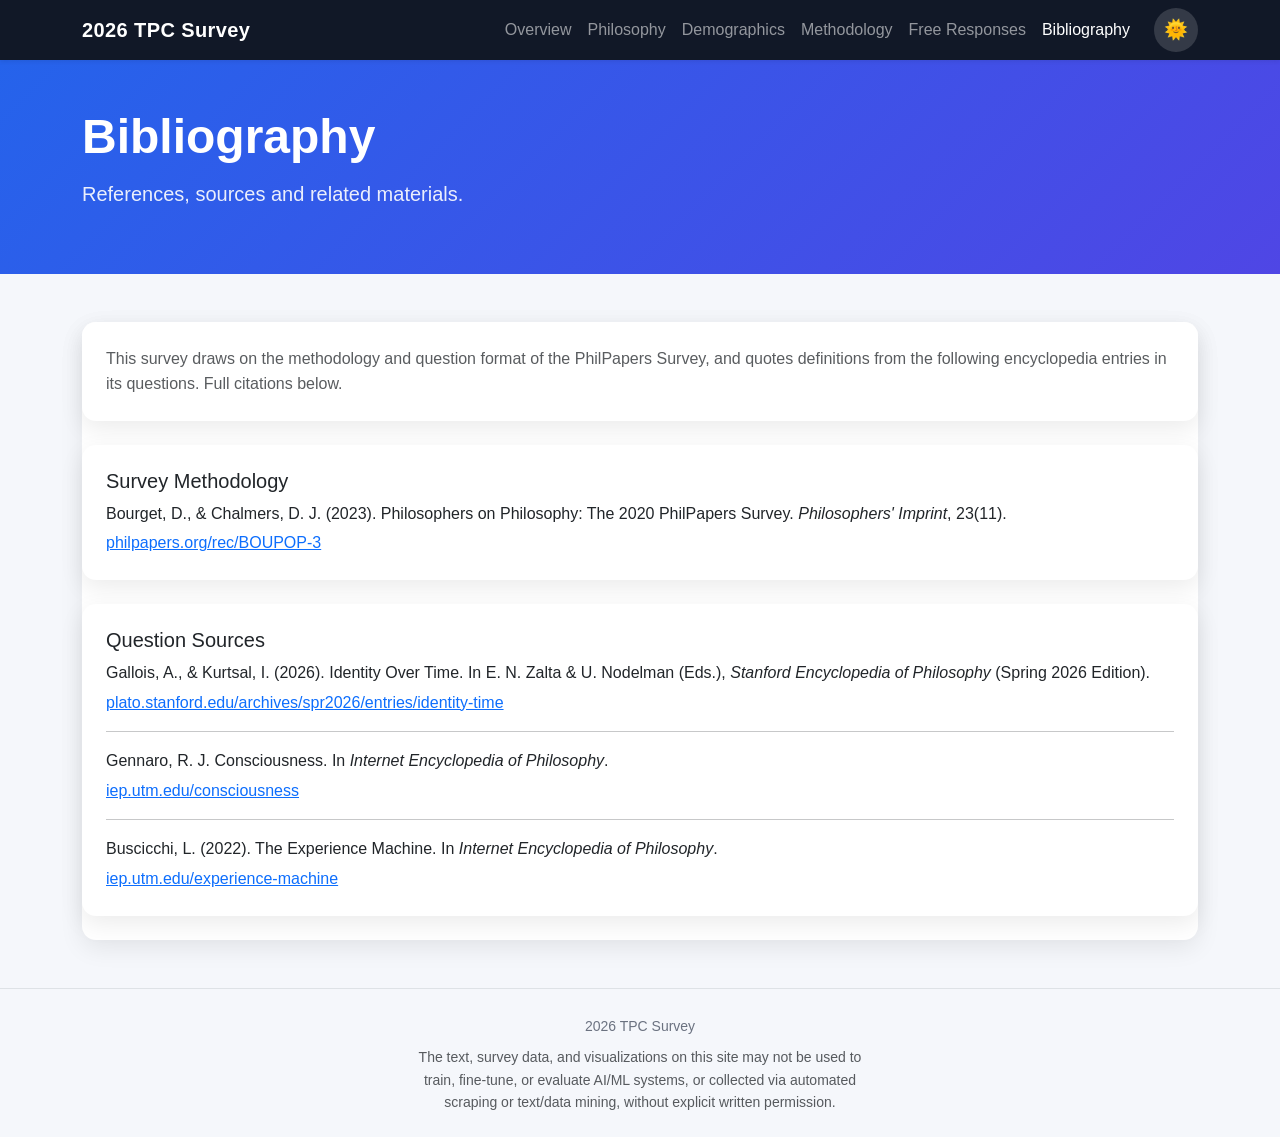
<file: bibliography.html>
<!DOCTYPE html>
<html lang="en">

<head>
    <meta charset="UTF-8">
    <!-- AI/ML training & automated scraping opt-out (see robots.txt) -->
    <meta name="robots" content="noai, noimageai">
    <meta name="viewport" content="width=device-width, initial-scale=1.0">

    <title>Bibliography | 2026 TPC Survey</title>

    <link href="https://cdn.jsdelivr.net/npm/bootstrap@5.3.8/dist/css/bootstrap.min.css" rel="stylesheet">
    <link href="https://cdnjs.cloudflare.com/ajax/libs/font-awesome/6.7.2/css/all.min.css" rel="stylesheet">

    <link rel="stylesheet" href="css/style.css">
    <link rel="stylesheet" href="css/components.css">
</head>

<body>


<nav class="navbar navbar-expand-lg navbar-dark shadow-sm">

    <div class="container">

        <a class="navbar-brand fw-bold" href="index.html">
            2026 TPC Survey
        </a>


        <button class="navbar-toggler"
            type="button"
            data-bs-toggle="collapse"
            data-bs-target="#navbar">

            <span class="navbar-toggler-icon"></span>

        </button>



        <div class="collapse navbar-collapse" id="navbar">

            <div class="ms-auto d-lg-flex align-items-center">


                <ul class="navbar-nav">


                    <li class="nav-item">
                        <a class="nav-link" href="index.html">
                            Overview
                        </a>
                    </li>


                    <li class="nav-item">
                        <a class="nav-link" href="philosophy.html">
                            Philosophy
                        </a>
                    </li>


                    <li class="nav-item">
                        <a class="nav-link" href="demographics.html">
                            Demographics
                        </a>
                    </li>


                    <li class="nav-item">
                        <a class="nav-link" href="methodology.html">
                            Methodology
                        </a>
                    </li>


                    <li class="nav-item">
                        <a class="nav-link" href="free-responses.html">
                            Free Responses
                        </a>
                    </li>


                    <li class="nav-item">
                        <a class="nav-link active" href="bibliography.html">
                            Bibliography
                        </a>
                    </li>


                </ul>



                <button
                    id="themeToggle"
                    class="theme-toggle ms-lg-3 mt-3 mt-lg-0"
                    type="button">
                    🌞
                </button>



            </div>

        </div>

    </div>

</nav>






<header class="py-5 text-white">

    <div class="container">


        <h1 class="display-5 fw-bold">
            Bibliography
        </h1>


        <p class="lead">
            References, sources and related materials.
        </p>


    </div>

</header>







<main class="container py-5">


    <div class="card">

        <div class="card mb-4">

        <div class="card-body">

            <p class="text-muted mb-0">
                This survey draws on the methodology and question format of the PhilPapers Survey, and quotes definitions from the following encyclopedia entries in its questions. Full citations below.
            </p>

        </div>

    </div>


    <div class="card mb-4">

        <div class="card-body">

            <h5 class="card-title">Survey Methodology</h5>

            <p class="mb-1">
                Bourget, D., & Chalmers, D. J. (2023). Philosophers on Philosophy: The 2020 PhilPapers Survey.
                <em>Philosophers' Imprint</em>, 23(11).
            </p>

            <a href="https://philpapers.org/rec/BOUPOP-3" target="_blank" rel="noopener">
                philpapers.org/rec/BOUPOP-3
            </a>

        </div>

    </div>

<div class="card mb-4">

        <div class="card-body">

            <h5 class="card-title">Question Sources</h5>

            <p class="mb-1">
                Gallois, A., & Kurtsal, I. (2026). Identity Over Time. In E. N. Zalta & U. Nodelman (Eds.),
                <em>Stanford Encyclopedia of Philosophy</em> (Spring 2026 Edition).
            </p>
            <a href="https://plato.stanford.edu/archives/spr2026/entries/identity-time/" target="_blank" rel="noopener">
                plato.stanford.edu/archives/spr2026/entries/identity-time
            </a>

            <hr>

            <p class="mb-1">
                Gennaro, R. J. Consciousness. In
                <em>Internet Encyclopedia of Philosophy</em>.
            </p>
            <a href="https://iep.utm.edu/consciousness/" target="_blank" rel="noopener">
                iep.utm.edu/consciousness
            </a>

            <hr>

            <p class="mb-1">
                Buscicchi, L. (2022). The Experience Machine. In
                <em>Internet Encyclopedia of Philosophy</em>.
            </p>
            <a href="https://iep.utm.edu/experience-machine/" target="_blank" rel="noopener">
                iep.utm.edu/experience-machine
            </a>

        </div>

    </div>

    </div>


</main>







<footer class="text-center py-4 border-top">

    <small>
        2026 TPC Survey
    </small>

    <small class="d-block text-muted mt-2" style="max-width:60ch;margin-inline:auto;">
        The text, survey data, and visualizations on this site may not be used to
        train, fine-tune, or evaluate AI/ML systems, or collected via automated
        scraping or text/data mining, without explicit written permission.
    </small>
</footer>







<script>
const pageGroup = "bibliography";
</script>





<script src="https://cdn.jsdelivr.net/npm/bootstrap@5.3.8/dist/js/bootstrap.bundle.min.js"></script>

<script src="js/theme.js"></script>
<script src="js/app.js"></script>


</body>

</html>
</file>
<file: css/style.css>
:root{
    --primary:#2563eb;
    --primary-dark:#1d4ed8;

    --background:#f5f7fb;
    --surface:#ffffff;
    --border:#e5e7eb;

    --text:#1f2937;
    --text-light:#6b7280;

    --navbar:#111827;

    --header1:#2563eb;
    --header2:#4f46e5;

    --shadow:0 8px 24px rgba(0,0,0,.08);

    --radius:14px;
}


body.theme-dark{

    --primary:#60a5fa;
    --primary-dark:#3b82f6;

    --background:#111827;
    --surface:#1f2937;
    --border:#374151;

    --text:#f3f4f6;
    --text-light:#cbd5e1;

    --navbar:#030712;

    --header1:#111827;
    --header2:#1e3a8a;

    --shadow:0 8px 24px rgba(0,0,0,.45);

}


body.theme-pink{

    --primary:#ec4899;
    --primary-dark:#db2777;

    --background:#fff8fc;
    --surface:rgba(255,255,255,.92);
    --border:#f7c8db;

    --text:#59364d;
    --text-light:#8d6680;

    --navbar:#cf4f92;

    --header1:#ff9fcf;
    --header2:#e8b8ff;

    --shadow:0 10px 30px rgba(236,72,153,.15);

}


*{
    margin:0;
    padding:0;
    box-sizing:border-box;
}


body{
    background:var(--background);
    color:var(--text);
    font-family:"Inter","Segoe UI",sans-serif;
    line-height:1.6;
    transition:background .35s,color .35s;

    background-repeat:repeat;
    background-size:140px 140px;
    background-attachment:fixed;
}


/* Cute pink background */
body.theme-pink{

    background:
        radial-gradient(circle at 15% 20%, rgba(255,192,220,.45) 0 18px, transparent 20px),
        radial-gradient(circle at 85% 30%, rgba(255,220,235,.7) 0 25px, transparent 27px),
        radial-gradient(circle at 70% 80%, rgba(247,168,200,.35) 0 15px, transparent 17px),
        radial-gradient(circle at 25% 75%, rgba(255,214,231,.6) 0 22px, transparent 24px),
        #fff8fc;

    background-size:240px 240px;
}


.navbar{
    background:var(--navbar)!important;
    transition:.35s;
}


.navbar-brand{
    font-weight:700;
    letter-spacing:.4px;
}


.nav-link{
    transition:.25s;
}


.nav-link:hover{
    color:#fff!important;
}


header{
    background:linear-gradient(135deg,var(--header1),var(--header2));
    color:white;
    padding:70px 0;
    transition:.35s;
}


header h1{
    font-weight:700;
}


header p{
    opacity:.9;
    margin-top:12px;
    max-width:700px;
}


.card{
    background:var(--surface);
    border:none;
    border-radius:var(--radius);
    box-shadow:var(--shadow);
    transition:all .3s;
}


body.theme-pink .card,
body.theme-pink .stat-card{

    backdrop-filter:blur(12px);
    border:1px solid rgba(255,182,193,.45);

}


.card-body{
    padding:1.5rem;
}


#dashboard{
    margin-top:40px;
}


.dashboard-section{
    margin-bottom:50px;
}


.dashboard-section h2{
    font-size:1.6rem;
    margin-bottom:20px;
    font-weight:700;
}


footer{
    color:var(--text-light);
}


::-webkit-scrollbar{
    width:10px;
}


::-webkit-scrollbar-thumb{
    background:#cbd5e1;
    border-radius:10px;
}


::-webkit-scrollbar-thumb:hover{
    background:#94a3b8;
}


body.theme-pink ::-webkit-scrollbar-thumb{
    background:#f48fb1;
}


body.theme-pink ::-webkit-scrollbar-thumb:hover{
    background:#ec4899;
}


@media(max-width:768px){

header{
    text-align:center;
    padding:50px 0;
}

header h1{
    font-size:2rem;
}

}


body.theme-dark,
body.theme-dark h1,
body.theme-dark h2,
body.theme-dark h3,
body.theme-dark h4,
body.theme-dark h5,
body.theme-dark h6,
body.theme-dark p,
body.theme-dark small,
body.theme-dark label,
body.theme-dark li{
    color:var(--text);
}


body.theme-dark .card,
body.theme-dark .card *,
body.theme-dark .stat-card,
body.theme-dark .stat-card *{
    color:#f3f4f6!important;
}


body.theme-dark .card p,
body.theme-dark .card small,
body.theme-dark .stat-card p{
    color:#cbd5e1!important;
}


body.theme-dark .border-top{
    border-color:var(--border)!important;
}


body.theme-pink .btn-primary{

    background:#ec4899;
    border-color:#ec4899;

}


body.theme-pink .btn-primary:hover{

    background:#db2777;
    border-color:#db2777;

}


body.theme-pink .stat-card i{

    color:#ec4899;

}


.theme-toggle{

    width:44px;
    height:44px;
    border:none;
    border-radius:50%;
    background:rgba(255,255,255,.15);
    color:#fff;
    font-size:1.2rem;
    cursor:pointer;
    transition:.25s;

}


.theme-toggle:hover{

    background:rgba(255,255,255,.3);
    transform:rotate(15deg);

}
</file>
<file: css/components.css>
#searchBox,
.form-select{
    border-radius:10px;
    padding:.75rem;
    border:1px solid var(--border);
    background:var(--surface);
    color:var(--text);
}

#searchBox:focus,
.form-select:focus{
    border-color:var(--primary);
    box-shadow:0 0 0 .2rem rgba(37,99,235,.2);
}

.btn{
    border-radius:10px;
    font-weight:600;
}

.btn-primary{
    background:var(--primary);
    border-color:var(--primary);
}

.btn-primary:hover{
    background:var(--primary-dark);
    border-color:var(--primary-dark);
}

.chart-card{
    background:var(--surface);
    border-radius:14px;
    box-shadow:var(--shadow);
    margin-bottom:30px;
    overflow:hidden;
}

.chart-header{
    padding:18px 24px;
    border-bottom:1px solid var(--border);
}

.chart-header h3{
    font-size:1.1rem;
    margin:0;
    font-weight:700;
}

.chart-body{
    padding:24px;
}

.chart-footer{
    border-top:1px solid var(--border);
    padding:15px 24px;
    color:var(--text-light);
    font-size:.9rem;
}

.stat-card{
    background:var(--surface);
    border-radius:14px;
    padding:25px;
    text-align:center;
    box-shadow:var(--shadow);
}

.stat-card i{
    font-size:2rem;
    color:var(--primary);
    margin-bottom:15px;
}

.stat-card h2{
    font-size:2rem;
    margin:0;
}

.stat-card p{
    color:var(--text-light);
    margin-top:8px;
}


.card,
.chart-card,
.stat-card{
    transition:.25s;
}

.card:hover,
.chart-card:hover,
.stat-card:hover{
    transform:translateY(-4px);
    box-shadow:0 12px 28px rgba(0,0,0,.12);
}

.response-item{
    background:var(--surface);
    color:var(--text);
    border:1px solid var(--border);
    border-radius:var(--radius);
    padding:1rem 1.25rem;
    opacity:.92;
}

/* Chart controls (Bar/Pie, %/Count) — keep labels legible across themes. */
#chartTypeControls .text-muted{
    color:var(--text-light)!important;
}

/* Demographic filter bar */
.filter-bar{
    position:relative;
    z-index:1030; /* lift the whole bar above the cards below so open menus aren't covered */
}

/* Don't let the hover-lift transform trap the open dropdowns in a lower stacking context. */
.filter-bar:hover{
    transform:none;
    box-shadow:var(--shadow);
}

.filter-bar .card-body{
    padding:18px 24px;
}

.filter-bar-header{
    display:flex;
    flex-wrap:wrap;
    align-items:center;
    justify-content:space-between;
    gap:12px;
    margin-bottom:14px;
}

.filter-bar-title{
    font-weight:700;
    color:var(--text);
}

.filter-bar-meta{
    display:flex;
    align-items:center;
}

.filter-controls{
    display:flex;
    flex-wrap:wrap;
    gap:10px;
}

.filter-dropdown .dropdown-toggle{
    max-width:100%;
}

.filter-menu{
    max-height:280px;
    overflow-y:auto;
    min-width:260px;
    background:var(--surface);
    border:1px solid var(--border);
    z-index:1031;
}

.filter-menu .form-check{
    margin-bottom:2px;
}

.filter-menu .form-check-label{
    color:var(--text);
    font-size:.9rem;
}
</file>
